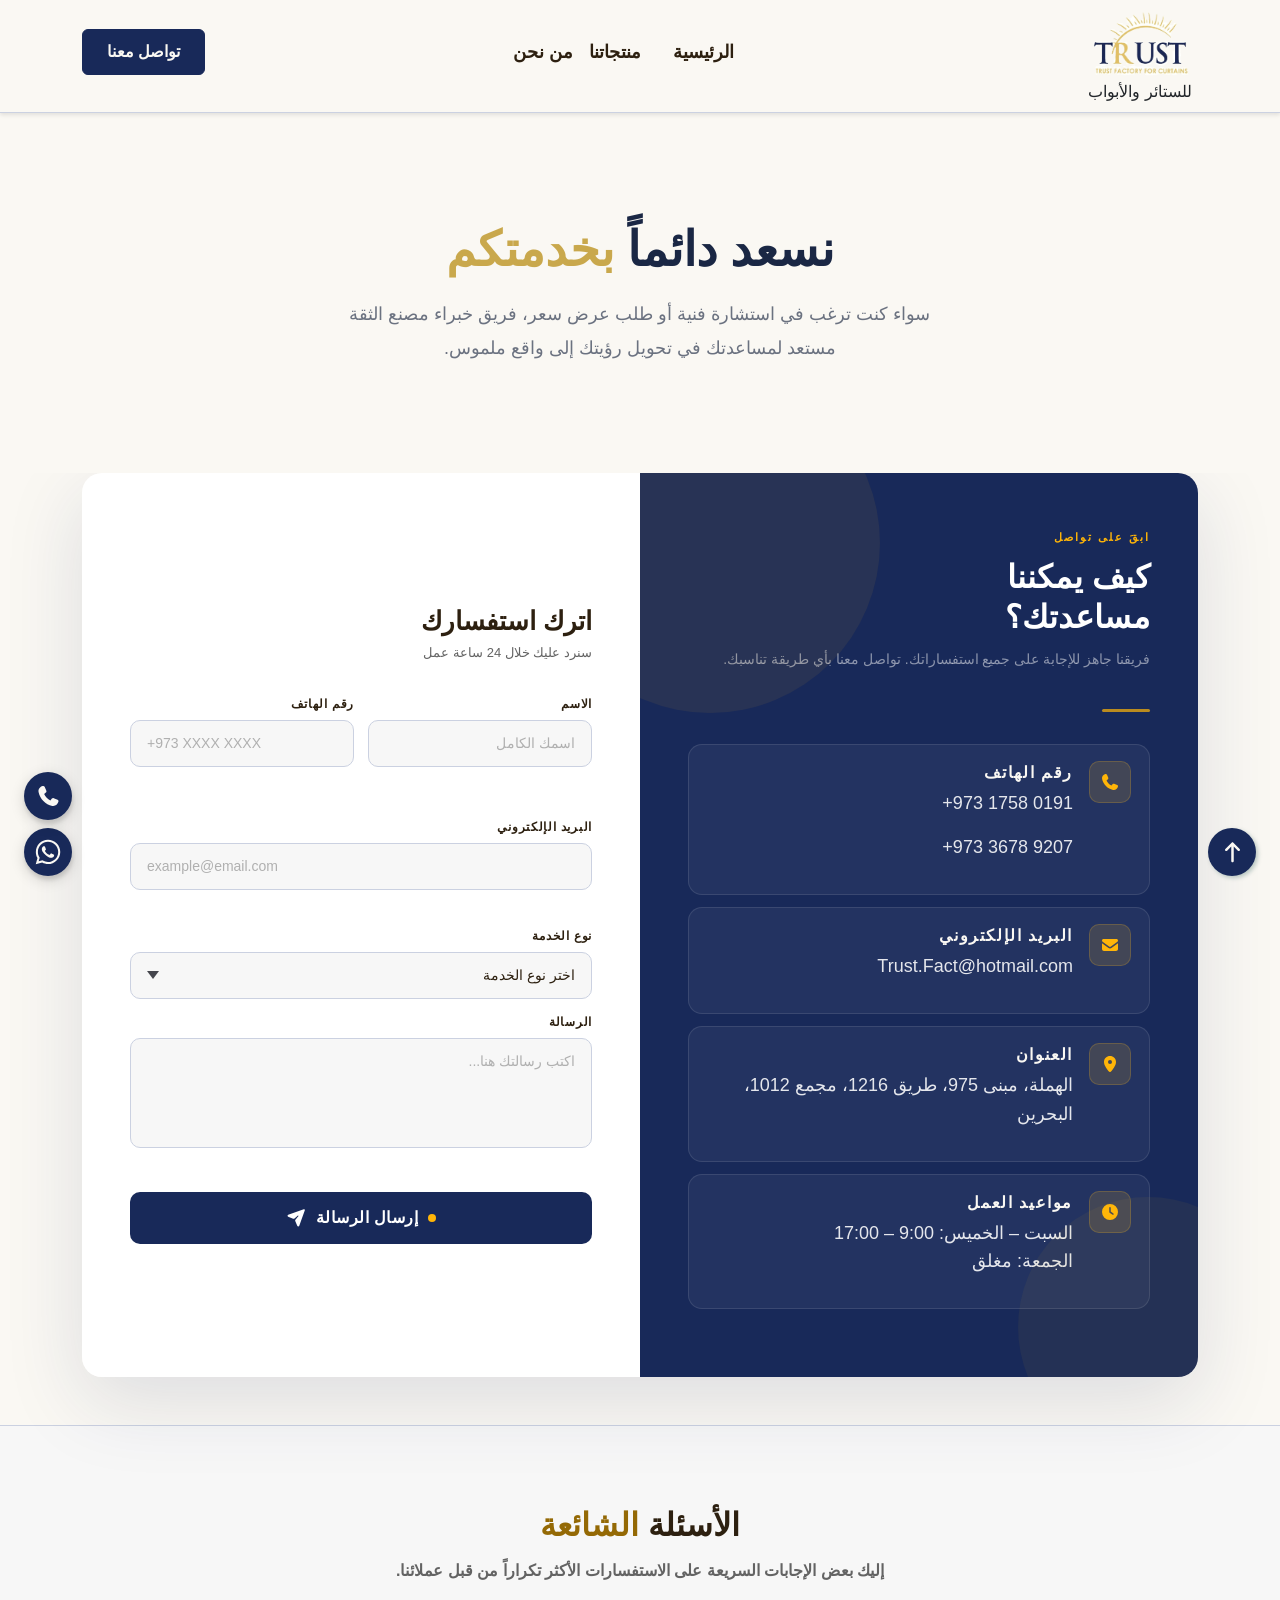
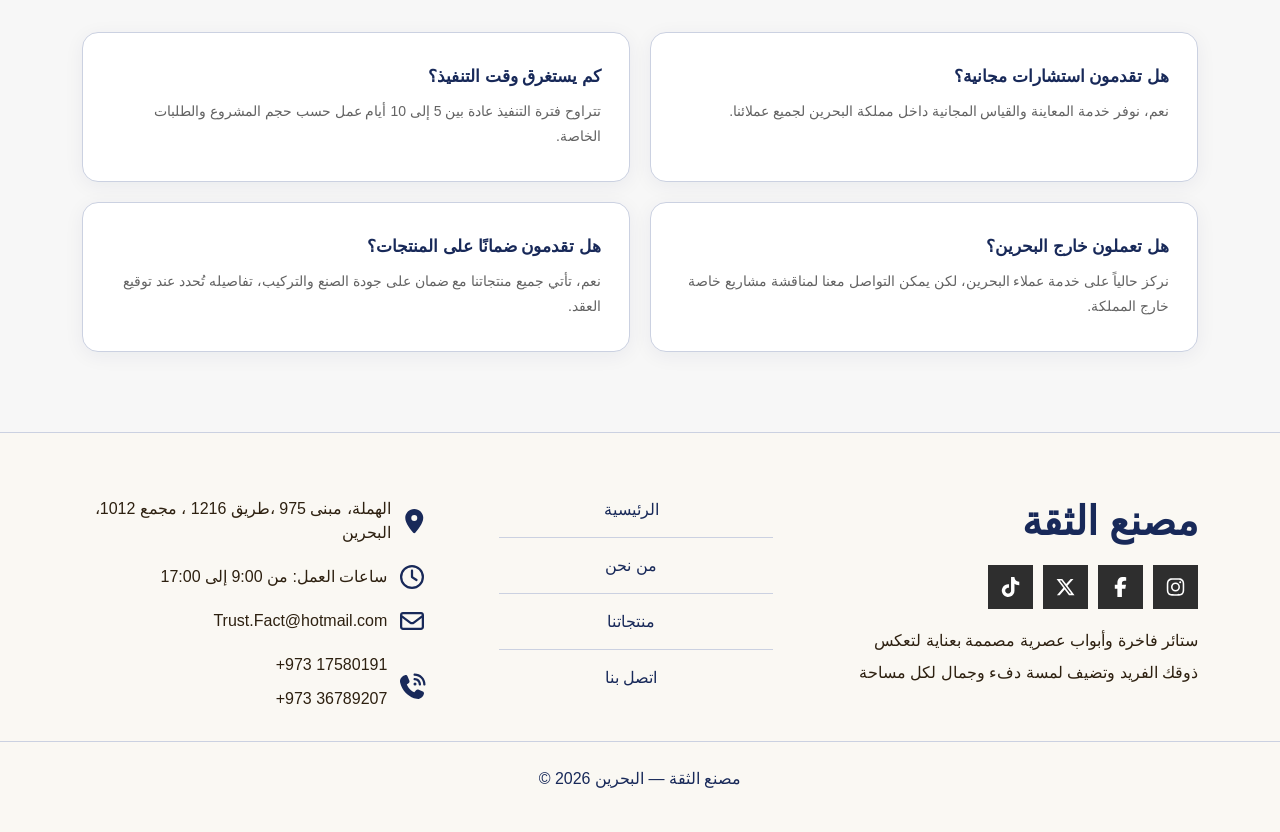
<file: contact.html>
<!doctype html>
<html lang="ar" dir="rtl">

<head>
  <meta charset="UTF-8" />
  <meta name="viewport" content="width=device-width, initial-scale=1.0" />
  <meta http-equiv="Content-Security-Policy"
    content="default-src 'self'; script-src 'self' 'sha256-vvt4KWwuNr51XfE5m+hzeNEGhiOfZzG97ccfqGsPwvE=' 'sha256-7Y6uruadyUuhcGLX1ZdpZkP2QaiASGEqF8HDzQNpqH4='; style-src 'self' https://fonts.googleapis.com 'unsafe-inline'; font-src 'self' https://fonts.gstatic.com; img-src 'self' data:; connect-src 'self';" />
  <title>تواصل معنا - مصنع الثقة</title>
  <meta name="description"
    content="تواصل مع مصنع الثقة للحصول على استشارة مجانية وعرض سعر. الهملة، البحرين — +973 17580191" />

  <meta property="og:site_name" content="مصنع الثقة" />
  <meta property="og:type" content="website" />
  <meta property="og:url" content="https://trust-co.net/contact.html" />
  <meta property="og:title" content="تواصل معنا - مصنع الثقة" />
  <meta property="og:description"
    content="تواصل مع مصنع الثقة للحصول على استشارة مجانية وعرض سعر. الهملة، البحرين — +973 17580191" />
  <meta property="og:image" content="https://trust-co.net/images/og-image.webp" />
  <meta property="og:image:width" content="1200" />
  <meta property="og:image:height" content="630" />
  <meta property="og:locale" content="ar_BH" />

  <link rel="canonical" href="https://trust-co.net/contact.html" />

  <link rel="icon" href="./images/logo.png" type="image/png" />

  <link rel="stylesheet" href="./CSS/bootstrap.min.css" />
  <link rel="stylesheet" href="./CSS/all.min.css" />
  <link rel="stylesheet" href="./CSS/style.css" />
  <link rel="stylesheet" href="./CSS/contact.css" />

  <link rel="preconnect" href="https://fonts.googleapis.com" />
  <link rel="preconnect" href="https://fonts.gstatic.com" crossorigin />
  <link
    href="https://fonts.googleapis.com/css2?family=Cairo:wght@200..1000&family=El+Messiri:wght@400..700&family=Tajawal:wght@200;300;400;500;700;800;900&display=swap"
    rel="stylesheet" />

  <script type="application/ld+json">
      {
        "@context": "https://schema.org",
        "@graph": [
          {
            "@type": "ContactPage",
            "@id": "https://trust-co.net/contact.html#webpage",
            "url": "https://trust-co.net/contact.html",
            "name": "تواصل معنا - مصنع الثقة",
            "description": "تواصل مع مصنع الثقة للحصول على استشارة مجانية وعرض سعر. الهملة، البحرين — +973 17580191",
            "inLanguage": "ar",
            "isPartOf": {
              "@type": "WebSite",
              "@id": "https://trust-co.net/#website",
              "url": "https://trust-co.net/",
              "name": "مصنع الثقة للستائر والأبواب"
            },
            "breadcrumb": {
              "@type": "BreadcrumbList",
              "@id": "https://trust-co.net/contact.html#breadcrumb",
              "itemListElement": [
                {
                  "@type": "ListItem",
                  "position": 1,
                  "name": "الرئيسية",
                  "item": "https://trust-co.net/index.html"
                },
                {
                  "@type": "ListItem",
                  "position": 2,
                  "name": "تواصل معنا",
                  "item": "https://trust-co.net/contact.html"
                }
              ]
            },
            "mainEntity": {
              "@type": ["LocalBusiness", "ManufacturingBusiness"],
              "@id": "https://trust-co.net/#organization",
              "name": "مصنع الثقة للستائر والأبواب",
              "url": "https://trust-co.net/",
              "telephone": "+973 1758 0191",
              "email": "Trust.Fact@hotmail.com",
              "address": {
                "@type": "PostalAddress",
                "streetAddress": "Building 975, Road 1216, Block 1012",
                "addressLocality": "Hamala",
                "addressRegion": "Northern Governorate",
                "addressCountry": "BH"
              }
            }
          }
        ]
      }
    </script>
</head>

<body>
  <nav class="navbar navbar-expand-lg" id="mainNavbar">
    <div class="container">
      <div class="logo-box">
        <a class="navbar-brand" href="index.html">
          <img src="./images/logo.png" alt="مصنع الثقة" width="601" height="362" /></a>
        <span class="d-block text-center"> للستائر والأبواب </span>
      </div>

      <button class="navbar-toggler" type="button" data-bs-toggle="collapse" data-bs-target="#navbarSupportedContent"
        aria-controls="navbarSupportedContent" aria-expanded="false" aria-label="Toggle navigation">
        <span class="navbar-toggler-icon"></span>
      </button>

      <div class="collapse navbar-collapse" id="navbarSupportedContent">
        <ul class="navbar-nav mx-auto mb-2 mb-lg-0">
          <li class="nav-item ms-3">
            <a class="nav-link" aria-current="page" href="index.html">
              الرئيسية
            </a>
          </li>

          <li class="nav-item">
            <a class="nav-link" href="services.html"> منتجاتنا </a>
          </li>

          <li class="nav-item">
            <a class="nav-link" href="about.html"> من نحن </a>
          </li>
        </ul>

        <a href="contact.html" class="btn btn-primary mx-auto mx-lg-0">
          تواصل معنا
        </a>
      </div>
    </div>
  </nav>

  <main>
    <section class="contact-section">
      <div class="container py-5">
        <div class="section-content text-center mx-auto">
          <h2>نسعد دائماً <span>بخدمتكم</span></h2>
          <p>
            سواء كنت ترغب في استشارة فنية أو طلب عرض سعر، فريق خبراء مصنع
            الثقة مستعد لمساعدتك في تحويل رؤيتك إلى واقع ملموس.
          </p>
        </div>
      </div>
    </section>


    <section class="container pb-5 d-flex align-items-center">
      <div class="contact-wrapper">

        <div class="info-side">
          <p class="info-eyebrow">ابقَ على تواصل</p>
          <h2 class="info-heading">كيف يمكننا<br />مساعدتك؟</h2>
          <p class="info-sub">
            فريقنا جاهز للإجابة على جميع استفساراتك. تواصل معنا بأي طريقة
            تناسبك.
          </p>
          <div class="info-divider"></div>

          <div class="info-card">
            <div class="info-icon-wrap">
              <i class="fa-solid fa-phone"></i>
            </div>
            <div>
              <p class="info-card-label">رقم الهاتف</p>
              <p class="info-card-value" dir="ltr">+973 1758 0191</p>
              <p class="info-card-value" dir="ltr">+973 3678 9207</p>
            </div>
          </div>

          <div class="info-card">
            <div class="info-icon-wrap">
              <i class="fa-solid fa-envelope"></i>
            </div>
            <div>
              <p class="info-card-label">البريد الإلكتروني</p>
              <p class="info-card-value">Trust.Fact@hotmail.com</p>
            </div>
          </div>

          <div class="info-card">
            <div class="info-icon-wrap">
              <i class="fa-solid fa-location-dot"></i>
            </div>
            <div>
              <p class="info-card-label">العنوان</p>
              <p class="info-card-value">
                الهملة، مبنى 975، طريق 1216، مجمع 1012، البحرين
              </p>
            </div>
          </div>

          <div class="info-card">
            <div class="info-icon-wrap">
              <i class="fa-solid fa-clock"></i>
            </div>
            <div>
              <p class="info-card-label">مواعيد العمل</p>
              <p class="info-card-value">
                السبت – الخميس: 9:00 – 17:00<br />الجمعة: مغلق
              </p>
            </div>
          </div>
        </div>

        <div class="form-side">
          <h3 class="form-heading">اترك استفسارك</h3>
          <p class="form-sub">سنرد عليك خلال 24 ساعة عمل</p>

          <form id="contact-form" novalidate autocomplete="on">
            <div id="form-alert"></div>

            <div aria-hidden="true" class="honeypot">
              <label for="website-url">اتركه فارغًا</label>
              <input type="text" id="website-url" name="website_url" tabindex="-1" autocomplete="off" />
            </div>

            <div class="field-row">
              <div class="field-group">
                <label for="sender-name">الاسم</label>
                <input id="sender-name" name="from_name" type="text" placeholder="اسمك الكامل" required minlength="2"
                  maxlength="100" autocomplete="name" />
                <span class="field-error" id="error-name"></span>
              </div>
              <div class="field-group">
                <label for="sender-phone">رقم الهاتف</label>
                <input id="sender-phone" name="from_phone" type="tel" placeholder="+973 XXXX XXXX" maxlength="20"
                  autocomplete="tel" dir="ltr" />
                <span class="field-error" id="error-phone"></span>
              </div>
            </div>

            <div class="field-group">
              <label for="sender-email">البريد الإلكتروني</label>
              <input id="sender-email" name="from_email" type="email" placeholder="example@email.com" required
                maxlength="254" autocomplete="email" dir="ltr" />
              <span class="field-error" id="error-email"></span>
            </div>

            <div class="field-group">
              <label for="sender-service">نوع الخدمة</label>
              <select id="sender-service" name="service">
                <option value="" disabled selected>اختر نوع الخدمة</option>
                <option>تركيب ستائر جديدة</option>
                <option>تصميم أبواب أكورديون</option>
                <option>استشارة فنية / زيارة موقع</option>
                <option>صيانة</option>
                <option>أخرى</option>
              </select>
            </div>

            <div class="field-group">
              <label for="sender-message">الرسالة</label>
              <textarea id="sender-message" name="message" placeholder="اكتب رسالتك هنا..." required minlength="10"
                maxlength="2000"></textarea>
              <span class="field-error" id="error-message"></span>
            </div>

            <button id="btn-send" class="btn-send" type="submit">
              <span class="btn-dot"></span>
              إرسال الرسالة
              <i class="fa-solid fa-paper-plane"></i>
            </button>
          </form>
        </div>
      </div>
    </section>
  </main>

  <section class="faq-section">
    <div class="container">
      <div class="faq-header">
        <h2>الأسئلة <span>الشائعة</span></h2>
        <p>
          إليك بعض الإجابات السريعة على الاستفسارات الأكثر تكراراً من قبل
          عملائنا.
        </p>
      </div>
      <div class="faq-grid">
        <div class="faq-card">
          <h4>هل تقدمون استشارات مجانية؟</h4>
          <p>
            نعم، نوفر خدمة المعاينة والقياس المجانية داخل مملكة البحرين لجميع
            عملائنا.
          </p>
        </div>
        <div class="faq-card">
          <h4>كم يستغرق وقت التنفيذ؟</h4>
          <p>
            تتراوح فترة التنفيذ عادة بين 5 إلى 10 أيام عمل حسب حجم المشروع
            والطلبات الخاصة.
          </p>
        </div>
        <div class="faq-card">
          <h4>هل تعملون خارج البحرين؟</h4>
          <p>
            نركز حالياً على خدمة عملاء البحرين، لكن يمكن التواصل معنا لمناقشة
            مشاريع خاصة خارج المملكة.
          </p>
        </div>
        <div class="faq-card">
          <h4>هل تقدمون ضمانًا على المنتجات؟</h4>
          <p>
            نعم، تأتي جميع منتجاتنا مع ضمان على جودة الصنع والتركيب، تفاصيله
            تُحدد عند توقيع العقد.
          </p>
        </div>
      </div>
    </div>
  </section>

  <footer id="footer">
    <div class="container">
      <div class="box">
        <h3>مصنع الثقة</h3>

        <ul class="social">
          <li class="instagram">
            <a href="https://www.instagram.com/trust_factory?igsh=MW9wdTk3YXZhNHdtbA==" class="instagram"
              aria-label="Instagram" target="_blank" rel="noopener noreferrer">
              <i class="fab fa-instagram" aria-hidden="true"></i>
            </a>
          </li>
          <li class="facebook">
            <a href="#" class="facebook" aria-label="Facebook" target="_blank" rel="noopener noreferrer">
              <i class="fab fa-facebook-f" aria-hidden="true"></i>
            </a>
          </li>
          <li class="twitter">
            <a href="#" class="twitter" aria-label="X (Twitter)" target="_blank" rel="noopener noreferrer">
              <i class="fab fa-x-twitter" aria-hidden="true"></i>
            </a>
          </li>
          <li class="tiktok">
            <a href="#" class="tiktok" aria-label="tiktok" target="_blank" rel="noopener noreferrer">
              <i class="fab fa-tiktok" aria-hidden="true"></i>
            </a>
          </li>
        </ul>

        <p class="text">
          ستائر فاخرة وأبواب عصرية مصممة بعناية لتعكس ذوقك الفريد وتضيف لمسة
          دفء وجمال لكل مساحة
        </p>
      </div>

      <div class="box">
        <ul class="links">
          <li><a href="index.html">الرئيسية</a></li>
          <li><a href="about.html">من نحن</a></li>
          <li><a href="services.html">منتجاتنا</a></li>
          <li><a href="contact.html">اتصل بنا</a></li>
        </ul>
      </div>

      <div class="box">
        <div class="line">
          <i class="fas fa-map-marker-alt fa-fw"></i>
          <div class="info">
            الهملة، مبنى 975 ،طريق 1216 ، مجمع 1012، البحرين
          </div>
        </div>

        <div class="line">
          <i class="far fa-clock fa-fw"></i>
          <div class="info">ساعات العمل: من 9:00 إلى 17:00</div>
        </div>
        <div class="line">
          <i class="far fa-envelope fa-fw"></i>
          <div class="info">Trust.Fact@hotmail.com</div>
        </div>

        <div class="line">
          <i class="fas fa-phone-volume fa-fw"></i>
          <div class="info">
            <span dir="ltr">+973 17580191</span>
            <span dir="ltr">+973 36789207</span>
          </div>
        </div>
      </div>
    </div>
    <p class="copyright">
      مصنع الثقة — البحرين <span id="copyright-year">2026</span> &copy;
    </p>
  </footer>

  <div>
    <a id="whatsapp-btn" target="_blank" rel="noopener noreferrer" class="btn btn-sm whatsapp contact"
      aria-label="تواصل عبر واتساب">
      <i class="fa-brands fa-whatsapp"></i>
    </a>
    <a href="tel:+97317580191" class="btn btn-sm phone contact" aria-label="اتصل بنا">
      <i class="fa-solid fa-phone"></i>
    </a>
  </div>

  <div class="arrow-up">
    <a href="#mainNavbar" aria-label="Back to top">
      <i class="fa-solid fa-arrow-up" aria-hidden="true"></i>
    </a>
  </div>

  <script src="./JS/bootstrap.bundle.min.js"></script>
  <script src="./JS/all.min.js"></script>
  <script src="./JS/main.js"></script>
  <script src="./JS/email.js"></script>
</body>

</html>
</file>
<file: CSS/style.css>
@font-face {
  font-family: "Font Awesome 7 Brands";
  font-display: swap;
  src: url(../webfonts/fa-brands-400.woff2);
}

@font-face {
  font-family: "Font Awesome 7 Free";
  font-style: normal;
  font-weight: 400;
  font-display: swap;
  src: url(../webfonts/fa-regular-400.woff2);
}

@font-face {
  font-family: "Font Awesome 7 Free";
  font-style: normal;
  font-weight: 900;
  font-display: swap;
  src: url(../webfonts/fa-solid-900.woff2);
}

@font-face {
  font-family: "Font Awesome 5 Brands";
  font-weight: 400;
  font-display: swap;
  src: url(../webfonts/fa-brands-400.woff2) format("woff2");
}

@font-face {
  font-family: "Font Awesome 5 Free";
  font-weight: 900;
  font-display: swap;
  src: url(../webfonts/fa-solid-900.woff2) format("woff2");
}

@font-face {
  font-family: "Font Awesome 5 Free";
  font-weight: 400;
  font-display: swap;
  src: url(../webfonts/fa-regular-400.woff2) format("woff2");
}

@font-face {
  font-family: "FontAwesome";
  font-display: swap;
  src: url(../webfonts/fa-solid-900.woff2) format("woff2");
}

:root {
  --text: #2d2010;
  --section-color: #eae0cf;
  --primary-color: #182959;
  --secondary-color: #ffb508;
  --text-light: #636363;
  --border-color: #cbd1e1;
  --bg-light: #f7f7f7;
  --main-transition: 0.3s;
  --bg: #ececec;
  --text-dark: #1a1a1a;
  --text-soft: #999;
  --radius: 20px;
  --transition: 0.75s cubic-bezier(0.34, 1.15, 0.64, 1);
  --dark-navy: #1a2744;
  --gold: #c9a84c;
  --gold-light: #e8c97a;
  --cream: #faf8f3;
  --white: #ffffff;
  --gray: #6b7280;
  --light-gray: #f5f4f0;
}
* {
  -webkit-box-sizing: border-box;
  -moz-box-sizing: border-box;
  box-sizing: border-box;
}

html {
  scroll-behavior: smooth;
  overflow-x: hidden;
}

::selection {
  background-color: var(--primary-color);
  color: var(--cream);
}

::-webkit-scrollbar {
  width: 6px;
}

::-webkit-scrollbar-track {
  background: var(--dark-navy);
}

::-webkit-scrollbar-thumb {
  background: var(--gold);
}

body {
  background-color: var(--cream);
  direction: rtl;
  text-align: right;
  font-family: "Tajawal", Arial, sans-serif;
  overflow-x: hidden;
  caret-color: var(--primary-color);
  min-height: 100vh;
}

h1 {
  font-family: "Cairo", sans-serif;
}

input:focus {
  box-shadow: none !important;
}

ul {
  list-style: none;
}

a {
  text-decoration: none;
}

img {
  width: 100%;
  height: auto;
}

.spikes {
  position: relative;
}

.spikes::before {
  content: "";
  position: absolute;
  right: 0px;
  left: 0px;
  top: 0px;
  display: block;
  height: 80px;
  background-size: 32px 100%;
  background-image:
    linear-gradient(225deg, var(--primary-color) 25%, transparent 25%),
    linear-gradient(135deg, var(--primary-color) 25%, transparent 25%);
  background-position: 0px 0px;
  z-index: 1;
}

.navbar {
  --bs-navbar-padding-y: 0;
  padding-bottom: 0.5rem;
  background-color: var(--cream);
  box-shadow: 0 2px 4px rgba(0, 0, 0, 0.1);
  border-bottom: 1px solid var(--border-color);
  z-index: 1000;
}

.logo-box {
  margin-top: -1.25rem;
}

.navbar-brand img {
  display: block;
  height: 70px;
  width: auto;
}

.nav-link {
  color: var(--text);
  font-size: 1.125rem;
  font-weight: 600;
  transition: var(--main-transition);
  position: relative;
}

.nav-item a:hover {
  color: var(--primary-color) !important;
}

.nav-link::before {
  content: "";
  position: absolute;
  display: block;
  width: 0;
  height: 2px;
  bottom: 0px;
  left: 50%;
  transform: translateX(-50%);
  background-color: var(--primary-color);
  transition: var(--main-transition);
}

.nav-link:hover::before {
  width: calc(100% - 16px);
}

.nav-link.active {
  color: var(--primary-color) !important;
}

.nav-link.active::before {
  content: "";
  position: absolute;
  display: block;
  width: calc(100% - 16px);
  height: 2px;
  bottom: 0px;
  left: 50%;
  transform: translateX(-50%);
  background-color: var(--primary-color);
}

@media (max-width: 991.98px) {
  .navbar .navbar-nav {
    padding: 1rem;
    text-align: center;
    border-top: 1px solid var(--border-color);
    margin-top: 16px;
  }

  .navbar .nav-link {
    margin-bottom: 0.5rem;
  }

  .nav-link.active::before {
    width: 100%;
  }
}

.btn-primary {
  background-color: var(--primary-color) !important;
  border-color: var(--primary-color) !important;
  transition: var(--main-transition);
  font-weight: 600;
  color: var(--cream) !important;
  min-height: 44px;
  min-width: 44px;
  transition: var(--main-transition);
  align-items: center;
  justify-content: center;
  padding: 0.625rem 1.5rem;
  display: inline-flex;
}
@media (max-width: 991.98px) {
  .btn-primary {
    display: block;
    margin-bottom: 16px;
  }
}
.btn-primary:hover {
  background-color: transparent !important;
  color: var(--primary-color) !important;
  border-color: var(--primary-color) !important;
  opacity: 0.8;
}

.contact {
  display: flex;
  align-items: center;
  justify-content: center;
  position: fixed;
  bottom: 1.5rem;
  left: 1.5rem;
  font-size: 1.25rem;
  width: 3rem;
  height: 3rem;
  background-color: var(--primary-color);
  color: var(--cream);
  transition: var(--main-transition);
  border-radius: 50%;
  box-shadow:
    0px 4px 14px 1px rgb(0 0 0 / 13%),
    1px 4px 4px 0px rgb(0 0 0 / 12%);
  z-index: 10000;
}

.contact a {
  color: inherit;
  display: flex;
  align-items: center;
  justify-content: center;
  gap: 4px;
}

.contact:hover {
  background-color: var(--secondary-color) !important;
  color: var(--cream);
  border: 1px solid var(--secondary-color);
  box-shadow:
    0px 4px 14px 1px rgb(0 0 0 / 13%),
    1px 4px 4px 0px rgb(0 0 0 / 12%);
}

.whatsapp {
  bottom: 1.5rem;
  font-size: 1.75rem;
}

.phone {
  bottom: 5rem;
}

@media (max-width: 767.98px) {
  .contact {
    left: 1rem;
  }
}

.arrow-up {
  display: flex;
  align-items: center;
  justify-content: center;
  position: fixed;
  bottom: 1.5rem;
  right: 1.5rem;
  font-size: 1.25rem;
  width: 3rem;
  height: 3rem;
  background-color: var(--primary-color);
  color: var(--cream);
  transition: var(--main-transition);
  border-radius: 50%;
  box-shadow: 2px 2px 4px 0 #49716b5c;
  z-index: 10000;
}

.arrow-up a {
  color: var(--cream);
  display: flex;
  justify-content: center;
  align-items: center;
}

.arrow-up:hover {
  background-color: var(--secondary-color) !important;
  color: var(--cream);
  border: 1px solid var(--secondary-color);
  box-shadow:
    0px 4px 14px 1px rgb(0 0 0 / 13%),
    1px 4px 4px 0px rgb(0 0 0 / 12%);
}

.hero-split {
  display: grid;
  grid-template-columns: 1fr 1fr;
  max-height: fit-content;
  background: var(--cream);

  overflow: hidden;
  position: relative;
  padding: 2rem 0;
}

.hero-split::before {
  display: none;
}

.hero-text-panel {
  display: flex;
  flex-direction: column;
  justify-content: center;

  position: relative;
}

.hero-eyebrow {
  display: inline-flex;
  align-items: center;
  gap: 8px;
  background: var(--primary-color);

  color: var(--cream);
  border: none;
  border-radius: 999px;
  padding: 0.35rem 1.1rem;
  font-size: 0.875rem;
  font-weight: 600;
  width: fit-content;
  margin-bottom: 1.75rem;
  animation: fadeSlideIn 0.7s ease both;
}

.hero-eyebrow i {
  color: var(--secondary-color);
}

.hero-heading {
  font-family: "El Messiri", "Cairo", sans-serif;
  font-size: clamp(2.4rem, 4vw, 3.8rem);
  font-weight: 700;
  color: var(--primary-color);

  line-height: 1.2;
  margin-bottom: 0;
  animation: fadeSlideIn 0.7s 0.12s ease both;
}

.hero-heading em {
  font-style: normal;
  color: var(--secondary-color);

  display: block;
}

.hero-heading::after {
  content: "";
  display: block;
  width: 52px;
  height: 4px;
  background: var(--secondary-color);
  border-radius: 2px;
  margin-top: 1rem;
  margin-bottom: 1.5rem;
}

.hero-desc {
  color: var(--text-light);

  font-size: 1.125rem;
  line-height: 1.9;
  font-weight: 500;
  max-width: 460px;
  margin-bottom: 2rem;
  animation: fadeSlideIn 0.7s 0.22s ease both;
}

.hero-actions {
  display: flex;
  align-items: center;
  gap: 1rem;
  flex-wrap: wrap;
  margin-bottom: 2.5rem;
  animation: fadeSlideIn 0.7s 0.32s ease both;
}

.hero-actions .hero-btn {
  background-color: var(--primary-color) !important;
  border-color: var(--primary-color) !important;
  color: var(--cream) !important;
  border-radius: 8px;
  padding: 0.6rem 1.4rem;
  font-size: 1rem;
  font-weight: 600;
  box-shadow: 0 4px 14px rgba(24, 41, 89, 0.2);
  margin: 0;
}

.hero-actions .hero-btn:hover {
  background-color: var(--dark-navy) !important;
  border-color: var(--dark-navy) !important;
  box-shadow: 0 6px 20px rgba(24, 41, 89, 0.35);
}

.hero-link {
  display: inline-flex;
  align-items: center;
  gap: 6px;
  padding: 0.6rem 1.4rem;
  border: 1.5px solid var(--primary-color);
  border-radius: 8px;
  color: var(--primary-color);
  font-weight: 600;
  font-size: 1rem;
  text-decoration: none;
  transition: var(--main-transition);
  opacity: 1;
}

.hero-link:hover {
  background-color: var(--primary-color);
  color: var(--cream);
}

.hero-stats {
  display: flex;
  align-items: center;
  gap: 1.5rem;
  animation: fadeSlideIn 0.7s 0.42s ease both;
}

.hero-stat {
  display: flex;
  flex-direction: column;
  gap: 4px;
}

.hero-stat-num {
  font-family: "Cairo", sans-serif;
  font-size: 1.75rem;
  font-weight: 800;
  color: var(--primary-color);

  line-height: 1;
}

.hero-stat-label {
  font-size: 0.8rem;
  color: var(--text-light);

  font-weight: 500;
}

.hero-stat-divider {
  width: 1px;
  height: 40px;
  background: var(--border-color);
  flex-shrink: 0;
}

.hero-visual-panel {
  display: flex;
  align-items: center;
  justify-content: center;
  position: relative;
  background: var(--cream);
}

.hero-visual-panel::before {
  display: none;
}

.hero-orbit-wrap {
  position: relative;
  width: 400px;
  height: 480px;
  max-width: 90%;
}

.hero-img-ring {
  position: absolute;
  inset: 50px 30px;
  border-radius: 24px;

  overflow: hidden;
  background: var(--dark-navy);
  border: none;
  box-shadow: 0 24px 64px rgba(24, 41, 89, 0.25);
  animation: heroImgIn 0.9s 0.3s cubic-bezier(0.34, 1.15, 0.64, 1) both;
}

@media (min-width: 767px) and (max-width: 991.98px) {
  .hero-img-ring {
    inset: 36px -118px;
  }
}

@media (max-width: 767.98px) {
  .hero-img-ring {
    inset: 24px -70px;
  }
}

.hero-center-img {
  width: 100%;
  height: 100%;
  object-fit: cover;
  display: block;
  opacity: 0.88;
  transition:
    transform 6s ease,
    opacity 0.3s;
}

.hero-orbit-wrap:hover .hero-center-img {
  transform: scale(1.05);
  opacity: 1;
}

.hero-deco-ring {
  display: none;
}

.hero-float {
  position: absolute;
  display: flex;
  align-items: flex-start;
  gap: 10px;
  background: #ffffffd1;
  border: none;
  border-radius: 14px;
  padding: 0.65rem 1rem;
  white-space: nowrap;
  color: var(--primary-color);
  font-size: 0.82rem;
  font-weight: 700;
  box-shadow: 0 6px 24px rgba(0, 0, 0, 0.1);
  flex-direction: column;
  min-width: 120px;
  backdrop-filter: none;
  -webkit-backdrop-filter: none;
}

.hero-float span {
  display: block;
  font-size: 0.7rem;
  font-weight: 400;
  color: var(--text);
  margin-top: 2px;
}

.hero-float i {
  color: var(--primary-color);
  font-size: 1rem;
  background: var(--light-gray);
  border-radius: 8px;
  padding: 6px;
}

.hero-float--top-right {
  top: 2%;
  left: -9%;
  animation: floatA 4s ease-in-out infinite;
}

.hero-float--top-left {
  top: 5%;
  right: -18%;
  animation: floatB 4.5s ease-in-out infinite;
}

.hero-float--bottom-right {
  bottom: 2%;
  left: -12%;
  animation: floatA 5s ease-in-out infinite 0.5s;
}

.hero-float--bottom-left {
  bottom: 5%;
  right: -18%;
  animation: floatB 3.8s ease-in-out infinite 1s;
}

.hero-float--mid-left {
  top: 45%;
  left: -15%;
  animation: floatA 4.2s ease-in-out infinite 0.8s;
}

@media (min-width: 767px) and (max-width: 991.98px) {
  .hero-float--top-left {
    top: -3%;
    right: -65%;
  }

  .hero-float--top-right {
    left: -67%;
  }

  .hero-float--mid-left {
    left: -70%;
  }

  .hero-float--bottom-left {
    bottom: -3%;
    right: -40%;
  }

  .hero-float--bottom-right {
    bottom: -9%;
  }
}

@media (max-width: 767.98px) {
  .hero-float--top-left {
    top: -10%;
    right: -35%;
  }

  .hero-float--top-right {
    top: -8%;
    left: -37%;
  }

  .hero-float--mid-left {
    left: -40%;
  }

  .hero-float--bottom-left {
    bottom: -12%;
    right: -40%;
  }

  .hero-float--bottom-right {
    bottom: -15%;
  }
}

.hero-float > div {
  display: flex;
  flex-direction: column;
  gap: 2px;
}

.hero-float strong {
  font-size: 0.82rem;
  font-weight: 700;
  color: var(--primary-color);
  display: block;
}

.hero-float span {
  display: block;
  font-size: 0.7rem;
  font-weight: 400;
  color: var(--text);
}

@keyframes fadeSlideIn {
  from {
    opacity: 0;
    transform: translateY(22px);
  }

  to {
    opacity: 1;
    transform: translateY(0);
  }
}

@keyframes heroImgIn {
  from {
    opacity: 0;
    transform: scale(0.88);
  }

  to {
    opacity: 1;
    transform: scale(1);
  }
}

@keyframes spinRing {
  to {
    transform: rotate(360deg);
  }
}

@keyframes floatA {
  0%,
  100% {
    transform: translateY(0px);
  }

  50% {
    transform: translateY(-8px);
  }
}

@keyframes floatB {
  0%,
  100% {
    transform: translateY(0px);
  }

  50% {
    transform: translateY(8px);
  }
}

@media (max-width: 991.98px) {
  .hero-split {
    grid-template-columns: 1fr;
    min-height: auto;
  }

  .hero-text-panel {
    padding: 4rem 2rem 2.5rem;
    text-align: center;
    align-items: center;
  }

  .hero-heading::after {
    margin-left: auto;
    margin-right: auto;
  }

  .hero-desc {
    max-width: 100%;
  }

  .hero-stats {
    justify-content: center;
  }

  .hero-actions {
    justify-content: center;
  }

  .hero-visual-panel {
    padding: 2rem 2rem 4rem;
  }

  .hero-orbit-wrap {
    width: 300px;
    height: 360px;
  }
}

@media (max-width: 575.98px) {
  .hero-text-panel {
    padding: 3rem 1.25rem;
  }

  .hero-orbit-wrap {
    width: 240px;
    height: 290px;
  }

  .hero-float {
    font-size: 0.72rem;
    padding: 0.5rem 0.75rem;
    min-width: 100px;
  }

  .hero-stats {
    gap: 1rem;
  }

  .hero-stat-num {
    font-size: 1.4rem;
  }
}

@media (max-width: 575.98px) {
  .hero-float--top-right {
    left: -30%;
  }

  .hero-float--mid-left {
    left: -30%;
  }

  .hero-float--bottom-left {
    right: -30%;
  }

  .hero-float--top-left {
    right: -31%;
  }
}

.carousel-item {
  width: 100%;
  overflow: hidden;
}

.carousel-item img {
  width: 100%;
  height: 550px;
  object-fit: cover;
  display: block;
}

.carousel-item .badge {
  background-color: var(--primary-color);
  box-shadow: 1px 4px 4px 0px rgb(0 0 0 / 12%);
  border-radius: 25px;
  padding: 0.5rem 1rem;
}

.carousel-item .line {
  background-color: rgb(39 57 106 / 75%);
  padding: 2rem 1rem;
  width: fit-content;
  margin: auto;
  box-shadow:
    1px 4px 4px 0px rgb(0 0 0 / 12%),
    0px 4px 14px 1px rgb(0 0 0 / 13%);
}

@media (max-width: 767.98px) {
  .carousel-item .line {
    padding: 1rem 0.5rem;
  }
}

.carousel-item .carousel-caption {
  top: 50%;
  transform: translateY(-50%);
  margin: auto;
}

.carousel-item h5 {
  font-size: 2rem;
  font-weight: 700;
  margin-bottom: 1.5rem;
}

@media (max-width: 991.98px) {
  .carousel-item h5 {
    font-size: 1.75rem;
  }
}

@media (max-width: 767.98px) {
  .carousel-item h5 {
    font-size: 1.5rem;
  }
}

@media (max-width: 599.98px) {
  .carousel-item h5 {
    font-size: 1.25rem;
  }
}

.carousel-item p {
  font-weight: 500;
  width: 450px;
  margin: auto;
  font-size: 1.125rem;
}

@media (max-width: 991.98px) {
  .carousel-item p {
    font-size: 1rem;
  }
}

@media (max-width: 767.98px) {
  .carousel-item p {
    width: 100%;
    font-size: 0.875rem;
  }
}

.hero-btn {
  display: flex;
  align-items: center;
  justify-content: center;
  width: fit-content;
  margin: 1.5rem auto;
  padding: 0.5rem 0.75rem;
  font-size: 1.125rem;
  font-weight: 500;
  background-color: var(--secondary-color) !important;
  border-color: var(--secondary-color) !important;
  transition: var(--main-transition);
  color: var(--primary-color);
  border-radius: 25px;
  box-shadow:
    1px 4px 4px 0px rgb(0 0 0 / 12%),
    0px 4px 14px 1px rgb(0 0 0 / 13%);
}

@media (max-width: 991.98px) {
  .hero-btn {
    font-size: 1rem;
  }
}

@media (max-width: 767.98px) {
  .hero-btn {
    font-size: 0.875rem;
    margin: 1rem auto;
  }
}

.hero-btn .svg-inline--fa {
  margin-right: 0.25rem;
  animation: bouncing-arrow 1.5s infinite;
}

.hero-btn:hover {
  box-shadow: 0 8px 24px rgba(249, 183, 31, 0.568);
}

.carousel-control {
  background-color: rgb(249, 183, 31);
  border-radius: 50%;
  height: 40px;
  width: 40px;
  margin: auto 2rem;
  box-shadow:
    0px 4px 14px 1px rgb(0 0 0 / 13%),
    1px 4px 4px 0px rgb(0 0 0 / 12%);
  border: 1px solid var(--secondary-color);
}

@media (max-width: 767.98px) {
  .carousel-control {
    height: 30px;
    width: 30px;
    margin: auto 1rem;
  }
}

.carousel-indicators {
  background-color: rgba(108, 108, 108, 0.3);
}

.carousel-indicators button {
  background-color: rgb(252, 181, 16) !important;
}

.ticker-wrap {
  overflow: hidden;
  border-top: 0.5px solid var(--border-color);
  border-bottom: 0.5px solid var(--border-color);
  background-color: var(--bs-body-bg);
  padding: 13px 0;
  direction: ltr;
}

.ticker-track {
  display: flex;
  width: max-content;
  will-change: transform;
  animation: ticker-scroll 25s linear infinite;
  transform: translateZ(0);
  -webkit-transform: translateZ(0);
}

.ticker-track:hover {
  animation-play-state: paused;
}

.ticker-item {
  display: flex;
  align-items: center;
  gap: 10px;
  padding: 0 40px;
  white-space: nowrap;
  font-size: 0.875rem;
  font-weight: 700;
  letter-spacing: 0.05em;
  color: var(--text);
  direction: rtl;
}

.ticker-dot {
  width: 4px;
  height: 4px;
  border-radius: 50%;
  background: var(--secondary-color);
  flex-shrink: 0;
}

@keyframes ticker-scroll {
  from {
    transform: translateX(0) translateZ(0);
  }

  to {
    transform: translateX(-50%) translateZ(0);
  }
}

@media (prefers-reduced-motion: reduce) {
  .ticker-track {
    animation: none;
  }
}

.services {
  background-color: var(--cream-color);
}

.customer-reviews .badge,
.services .badge {
  background-color: var(--secondary-color);
  color: var(--primary-color);
  padding: 0.25rem 0.75rem;
  border-radius: 25px;
  box-shadow: 1px 2px 4px 0px rgb(0 0 0 / 12%);
}

.services h2 {
  font-size: 2rem;
  margin-bottom: 1.5rem;
  width: 250px;
}

.services .line {
  display: flex;
  align-items: center;
  justify-content: space-between;
}

.services .btn {
  padding: 0.5rem 1rem;
  font-size: 1rem;
  font-weight: 500;
  width: fit-content;
}

.btn-outline-primary {
  color: var(--primary-color);
  border-color: var(--primary-color);
  transition: var(--main-transition);
}

.btn-outline-primary:hover {
  background-color: var(--primary-color) !important;
  color: var(--cream) !important;
  border-color: var(--primary-color) !important;
}

.services .subtitle,
.customer-reviews .subtitle {
  color: var(--text-light);
  margin-top: 0.5rem;
  margin-bottom: 2rem;
  font-weight: 500;
  font-size: 1.125rem;
}

.services .grid {
  display: grid;
  grid-template-columns: repeat(auto-fill, minmax(250px, 1fr));
  gap: 30px;
}

@media (max-width: 767.98px) {
  .services .grid {
    gap: 20px;
  }
}

.services .card {
  border: none;
  border-radius: 15px;
  box-shadow: 0px 1px 4px 0px rgb(0 0 0 / 12%);
}

.services .card img {
  border-top-left-radius: 15px;
  border-top-right-radius: 15px;
  position: relative;
  transition: var(--main-transition);
}

.services .card .image-container {
  position: relative;
  overflow: hidden;
  transition: var(--main-transition);
}

.services .card .image-container::before {
  content: "";
  position: absolute;
  top: 50%;
  left: 50%;
  transform: translate(-50%, -50%);
  background-color: rgb(255 255 255 / 20%);
  width: 0;
  height: 0;
  opacity: 0;
  z-index: 2;
  transition: var(--main-transition);
}

.services .card .image-container:hover::before {
  animation: flashing 0.7s;
}

.services .card .image-container:hover img {
  transform: scale(1.05);
}

.services .card-body {
  display: flex;
  flex-direction: column;
  justify-content: space-between;
  padding: 0;
}

.services .card-body h3 {
  font-size: 1.25rem;
  font-weight: 700;
  text-align: center;
  padding: 1rem;
}

.services .card-body p {
  font-weight: 500;
  color: var(--text-light);
  margin-bottom: 1rem;
  padding: 0 1rem;
  font-size: 1.125rem;
}

.services .card-body .more-content {
  display: flex;
  align-items: center;
  justify-content: space-between;
  gap: 5px;
  transition: var(--main-transition);
  border-top: 1px solid var(--border-color);
  padding: 1rem;
}

.services .card-body .more-link {
  color: var(--primary-color);
  font-weight: 700;
  border-radius: 25px;
  transition: var(--main-transition);
}

.more-content:hover .more-link,
.services .more-content:hover .more-icon {
  color: var(--secondary-color) !important;
}

.services .card-body .more-icon {
  color: var(--primary-color) !important;
  animation: bouncing-arrow 1.5s infinite;
  font-weight: 700;
}

.customer-reviews {
  overflow: hidden;
  background-color: var(--cream);
  border-top: 1px solid var(--border-color);
  border-bottom: 1px solid var(--border-color);
  padding: 5.5rem 0 4rem;
  position: relative;
}

.customer-reviews::before {
  content: "";
  position: absolute;
  top: 30%;
  left: 50%;
  transform: translateX(-50%);
  width: 600px;
  height: 400px;
  background: radial-gradient(
    ellipse at center,
    rgba(249, 183, 31, 0.08) 0%,
    transparent 70%
  );
  pointer-events: none;
}

.cr-header {
  margin-bottom: 3rem;
}

.cr-eyebrow {
  display: inline-block;
  background-color: var(--secondary-color);
  color: var(--primary-color);
  padding: 0.28rem 1rem;
  border-radius: 999px;
  font-size: 0.8rem;
  font-weight: 700;
  margin-bottom: 0.85rem;
  box-shadow: 0 2px 8px rgba(249, 183, 31, 0.28);
}

.cr-title {
  font-family: "El Messiri", sans-serif;
  font-size: clamp(1.8rem, 4vw, 2.6rem);
  font-weight: 700;
  color: var(--primary-color);
  margin-bottom: 0.4rem;
}

.cr-title em {
  font-style: italic;
  color: var(--primary-color);
}

.cr-sub {
  color: var(--text-light);
  font-size: 1.125rem;
  font-weight: 500;
  margin-bottom: 1.5rem;
}

.cr-summary {
  display: inline-flex;
  align-items: center;
  gap: 0.85rem;
  background: var(--white);
  border: 1px solid var(--border-color);
  border-radius: 999px;
  padding: 0.5rem 1.4rem;
  box-shadow: 0 2px 10px rgba(0, 0, 0, 0.06);
  margin-top: 0.5rem;
}

.cr-summary-score {
  font-family: "Cairo", sans-serif;
  font-size: 1.75rem;
  font-weight: 800;
  color: var(--primary-color);
  line-height: 1;
}

.cr-summary-stars {
  color: var(--secondary-color);
  font-size: 0.9rem;
  letter-spacing: 2px;
  margin-bottom: 0.15rem;
}

.cr-summary-meta {
  font-size: 0.78rem;
  color: var(--text-light);
  font-weight: 500;
}

.cr-summary-meta strong {
  color: var(--primary-color);
}

.cr-stage-wrap {
  display: flex;
  flex-direction: column;
  align-items: center;
}

.cr-stage {
  width: 100%;
  position: relative;
  height: 320px;
  perspective: 1200px;
  perspective-origin: 50% 50%;
  overflow: hidden;
}

.cr-track {
  position: absolute;
  inset: 0;
}

.cr-slot {
  position: absolute;
  top: 0;
  width: 100%;
  max-width: 400px;
  padding: 0 10px;
  left: calc(50% - 190px + var(--offset, 0px));
  cursor: pointer;
}

@media (max-width: 575.98px) {
  .cr-slot {
    left: calc(50% - 50% + var(--offset, 0px));
    max-width: 94vw;
  }

  .cr-stage {
    height: 360px;
  }
}

.cr-card {
  background: var(--white);
  border: 1px solid var(--border-color);
  border-radius: 20px;
  padding: 1.5rem 1.4rem 1.2rem;
  min-height: 290px;
  display: flex;
  flex-direction: column;
  gap: 0.85rem;
  box-shadow: 0 4px 20px rgba(0, 0, 0, 0.07);

  will-change: transform, opacity, filter;
  user-select: none;
  position: relative;
  overflow: hidden;
}

.cr-card::before {
  content: "";
  position: absolute;
  top: 0;
  left: 1.5rem;
  right: 1.5rem;
  height: 3px;
  border-radius: 0 0 3px 3px;
  background: var(--secondary-color);
  opacity: 0;
  transition: opacity 0.4s ease;
}

.cr-card.cr-is-active::before {
  opacity: 1;
}

.cr-card-top {
  display: flex;
  align-items: center;
  justify-content: space-between;
  gap: 0.5rem;
}

.cr-stars {
  color: var(--secondary-color);
  font-size: 0.85rem;
  letter-spacing: 2px;
  display: flex;
  gap: 2px;
}

.cr-verified {
  font-size: 0.72rem;
  font-weight: 600;
  color: #0d6b45;
  background: #e2f7ee;
  padding: 0.18rem 0.6rem;
  border-radius: 999px;
  display: flex;
  align-items: center;
  gap: 4px;
  white-space: nowrap;
}

.cr-verified i {
  font-size: 0.7rem;
}

.cr-quote {
  font-size: 1rem;
  line-height: 1.7;
  color: var(--primary-color);
  font-weight: 600;
  margin: 0;
  flex: 1;
  position: relative;
  padding-right: 1.25rem;
}

.cr-quote::before {
  content: "\201C";
  position: absolute;
  right: 0;
  top: -4px;
  font-size: 1.8rem;
  color: var(--secondary-color);
  line-height: 1;
  font-weight: 900;
  opacity: 0.7;
  margin-left: 10px;
}

.cr-quote::after {
  content: "\201C";
  position: absolute;
  left: 0;
  bottom: -4px;
  font-size: 1.8rem;
  color: var(--secondary-color);
  line-height: 1;
  font-weight: 900;
  opacity: 0.7;
}

.cr-service-tag {
  display: inline-flex;
  align-items: center;
  gap: 5px;
  font-size: 0.72rem;
  font-weight: 700;
  color: var(--primary-color);
  background: rgba(24, 41, 89, 0.06);
  padding: 0.18rem 0.65rem;
  border-radius: 999px;
  align-self: flex-start;
}

.cr-service-tag i {
  font-size: 0.65rem;
}

.cr-author {
  display: flex;
  align-items: center;
  gap: 0.7rem;
  padding-top: 0.7rem;
  border-top: 1px solid var(--border-color);
  margin-top: auto;
}

.cr-avatar {
  width: 40px;
  height: 40px;
  border-radius: 50%;
  display: flex;
  align-items: center;
  justify-content: center;
  font-size: 11px;
  font-weight: 700;
  flex-shrink: 0;
  box-shadow: 0 2px 8px rgba(0, 0, 0, 0.1);
}

.cr-avatar--blue {
  background: #e0edff;
  color: #1a4fad;
}

.cr-avatar--green {
  background: #e2f7ee;
  color: #0d6b45;
}

.cr-avatar--orange {
  background: #fff0e2;
  color: #9b4b0a;
}

.cr-avatar--purple {
  background: #f5e2ff;
  color: #7a1aad;
}

.cr-avatar--amber {
  background: #fff3e2;
  color: #ad5a0a;
}

.cr-avatar--teal {
  background: #e2f5ff;
  color: #0a6b9b;
}

.z-1 {
  z-index: 1;
}

.cr-author-info {
  display: flex;
  flex-direction: column;
  gap: 1px;
}

.cr-name {
  font-size: 0.88rem;
  font-weight: 700;
  color: var(--text-dark);
}

.cr-since {
  font-size: 0.75rem;
  font-weight: 600;
  color: var(--text-light);
  display: flex;
  align-items: center;
  gap: 4px;
}

.cr-since .svg-inline--fa {
  font-size: 0.65rem;
}

.cr-active-name {
  font-size: 1.1rem;
  font-weight: 700;
  color: var(--primary-color);
  text-align: center;
  margin: 1rem 0 0.25rem;
  min-height: 1.5rem;
}

.cr-controls {
  display: flex;
  align-items: center;
  justify-content: space-between;
  gap: 12px;
  background: rgba(220, 220, 218, 0.55);
  backdrop-filter: blur(10px);
  -webkit-backdrop-filter: blur(10px);
  border: 1px solid rgba(200, 200, 198, 0.8);
  border-radius: 999px;
  padding: 8px 18px;
  margin-top: 1rem;
  box-shadow: 0 2px 12px rgba(0, 0, 0, 0.06);
}

@media (max-width: 767.89px) {
  .cr-controls {
    min-width: 50%;
  }
}

.cr-btn-nav {
  background: none;
  border: none;
  cursor: pointer;
  color: var(--primary-color);
  font-size: 0.95rem;
  min-width: 44px;
  min-height: 44px;
  display: flex;
  align-items: center;
  justify-content: center;
  border-radius: 50%;
  transition:
    background 0.2s,
    color 0.2s;
}

.cr-btn-nav:hover {
  background: var(--primary-color);
  color: var(--white);
}

.cr-btn-nav:disabled {
  opacity: 0.25;
  cursor: default;
}

.cr-dots {
  display: flex;
  align-items: center;
  gap: 6px;
}

.cr-dot {
  min-width: 18px;
  min-height: 18px;
  border-radius: 999px;
  background: rgba(24, 41, 89, 0.25);
  border: none;
  cursor: pointer;
  transition:
    width 0.35s ease,
    background 0.35s ease;
  flex-shrink: 0;
  padding: 0;
}

.cr-dot.active {
  width: 26px;
  background: var(--primary-color);
}

.cr-card.cr-is-active .cr-progress {
  display: block;
}

.cr-progress {
  display: none;
  position: absolute;
  bottom: 0;
  left: 0;
  right: 0;
  height: 3px;
  background: rgba(24, 41, 89, 0.08);
  border-radius: 0 0 20px 20px;
  overflow: hidden;
}

.why-choose-us {
  background-color: var(--white);
  border-top: 1px solid var(--border-color);
}

.wcu-badge {
  display: inline-block;
  background: var(--secondary-color);
  color: var(--primary-color);
  font-size: 12px;
  font-weight: 600;
  padding: 4px 14px;
  border-radius: 999px;
  margin-bottom: 0.75rem;
  box-shadow: 1px 2px 4px 0px rgb(0 0 0 / 12%);
}

.why-choose-us h2 {
  font-size: 2rem;
  font-weight: 700;
  color: var(--primary-color);
  margin: 0 0 0.25rem;
}

.wcu-divider {
  width: 40px;
  height: 3px;
  background: var(--secondary-color);
  border-radius: 2px;
}

.why-choose-us .subtitle {
  color: var(--text-light);
  margin-top: 1rem;
  margin-bottom: 2rem;
  font-weight: 500;
  font-size: 1.125rem;
}

.wcu-grid {
  display: grid;
  grid-template-columns: repeat(auto-fit, minmax(250px, 1fr));
  gap: 20px;
  margin-top: 2rem;
}

@media (min-width: 992px) {
  .wcu-grid {
    grid-template-columns: repeat(auto-fit, minmax(350px, 1fr));
  }
}

.wcu-card {
  background: var(--white);
  border: 1px solid var(--border-color);
  border-radius: 16px;
  padding: 1.5rem 1.25rem;
  display: flex;
  flex-direction: column;
  align-items: center;
  gap: 10px;
  transition: var(--main-transition);
  position: relative;
}

@media (max-width: 767.98px) {
  .wcu-card {
    padding: 1rem;
  }
}

.wcu-card::after,
.wcu-card::before {
  content: "";
  position: absolute;
  height: 0px;
  background-color: var(--primary-color);
  transition: 1s;
}

.wcu-card::before {
  bottom: 50%;
  transform: translateY(50%);
  right: 0px;
}

.wcu-card::after {
  left: 0px;
  top: 50%;
  transform: translateY(-50%);
}

.wcu-card:hover {
  box-shadow: 0 6px 24px rgba(0, 0, 0, 0.08);
  transform: translateY(-4px);
}

.wcu-card:hover::after,
.wcu-card:hover::before {
  height: calc(100% - 16px);
  width: 2px;
}

.wcu-icon {
  width: 44px;
  height: 44px;
  border-radius: 10px;
  display: flex;
  align-items: center;
  justify-content: center;
  font-size: 18px;
  flex-shrink: 0;
}

.wcu-icon--gold {
  background: #fef3d0;
  color: #b07c00;
}

.wcu-icon--blue {
  background: #e6f1fb;
  color: #0c447c;
}

.wcu-icon--green {
  background: #e1f5ee;
  color: #0f6e56;
}

.wcu-icon--rose {
  background: #fbeaf0;
  color: #721e3e;
}

.wcu-icon--purple {
  background: #eeedfe;
  color: #3c3489;
}

.wcu-icon--lime {
  background: #eaf3de;
  color: #3b6d11;
}

.wcu-card h3 {
  font-size: 1.25rem;
  font-weight: 700;
  color: var(--text);
  margin: 0;
}

.wcu-card p {
  font-size: 1.125rem;
  color: var(--text-light);
  line-height: 1.7;
  margin: 0;
  font-weight: 500;
  text-align: center;
}

.contact-us {
  background-color: var(--white);
}

.contact-cta {
  display: flex;
  align-items: center;
  justify-content: space-between;
  gap: 2rem;
  flex-wrap: wrap;
}

.contact-title {
  font-size: 1.75rem;
  font-weight: 700;
  color: var(--primary-color);
  margin: 0.4rem 0 0.5rem;
}

.contact-us .subtitle {
  font-weight: 500;
  font-size: 1.125rem;
  margin: 1rem 0;
  color: var(--text-light);
}

.contact-cta-btn {
  display: inline-flex;
  align-items: center;
  gap: 8px;
  white-space: nowrap;
  flex-shrink: 0;
  padding: 0.65rem 1.5rem;
  font-size: 1rem;
  font-weight: 600;
  font-family: inherit;
  background: var(--secondary-color);
  color: var(--primary-color);
  border-radius: 999px;
  text-decoration: none;
  transition: var(--main-transition);
  box-shadow:
    1px 4px 4px 0px rgb(0 0 0 / 12%),
    0px 4px 14px 1px rgb(0 0 0 / 13%);
}

.contact-cta-btn:hover {
  background: var(--primary-color);
  color: var(--white);
  box-shadow: 0 8px 24px rgba(24, 41, 89, 0.25);
}

.contact-cta-details {
  display: flex;
  flex-wrap: wrap;
  gap: 16px;
  margin-top: 1rem;
}

.contact-cta-detail {
  display: inline-flex;
  align-items: center;
  gap: 8px;
  font-size: 1.125rem;
  font-weight: 600;
  color: var(--primary-color);
  text-decoration: none;
  transition: var(--main-transition);
}

.contact-cta-detail i {
  color: var(--secondary-color);
  font-size: 16px;
}

.contact-cta-detail:hover {
  color: var(--secondary-color);
}

@media (max-width: 575.98px) {
  .contact-cta {
    flex-direction: column;
    text-align: center;
  }

  .contact-cta-details {
    justify-content: center;
  }
}

footer {
  background-color: var(--cream);
  color: var(--primary-color);
  direction: rtl;
  padding-top: 4rem;
  border-top: 1px solid var(--border-color);
  margin-top: auto;
  position: relative;
  bottom: 0;
  font-weight: 500;
}

@media (max-width: 767.98px) {
  footer {
    text-align: center;
  }
}

footer .container {
  display: grid;
  grid-template-columns: repeat(auto-fill, minmax(300px, 1fr));
  gap: 40px;
}

footer h3 {
  font-size: 40px;
  font-weight: bold;
  margin-bottom: 20px;
}

footer .social {
  display: flex;
  gap: 10px;
  padding-right: 0;
}

@media (max-width: 767.98px) {
  footer .box .social {
    justify-content: center;
  }
}

footer .social li {
  padding: 12px 10px;
  background-color: #2e2e2e;
}

footer .social a {
  color: white;
  transition: var(--main-transition);
  display: flex;
  align-items: center;
  justify-content: center;
}

footer .social a .svg-inline--fa {
  font-size: 20px;
}

footer .social li.instagram:hover {
  background-color: rgb(251, 31, 155);
}

footer .social li.facebook:hover {
  background-color: rgb(24, 119, 242);
}

footer .social li.twitter:hover {
  background-color: rgb(29, 161, 242);
}

footer .social li.tiktok:hover {
  background-color: rgb(255, 0, 0);
}

footer .text {
  line-height: 2;
  margin: 15px 0 40px;
  color: var(--text);
}

footer .links li {
  direction: rtl;
  padding-bottom: 15px;
  text-align: center;
  transition: var(--main-transition);
}

footer .links li:not(:first-child) {
  padding-top: 15px;
}

footer .links li:not(:last-child) {
  border-bottom: 1px solid var(--border-color);
}

footer .links li:hover {
  padding-right: 10px;
}

footer .links li a {
  direction: rtl;
  color: var(--muted);
  transition: var(--main-transition);
}

footer .links li:hover a {
  color: var(--primary-color);
}

footer .links li a::before {
  font-family: "Font Awesome 5 Free";
  content: "";
  font-weight: 900;
  margin-left: 10px;
  color: var(--primary-color);
  transform: translateX(180px);
}

footer .line {
  display: flex;
  margin-bottom: 20px;
  align-items: center;
  color: var(--text);
}

footer .line .svg-inline--fa {
  color: var(--primary-color);
  margin-left: 5px;
  padding-left: 5px;
  font-size: 1.5rem;
  display: flex !important;
  align-items: center;
  justify-content: center;
}

footer .line .info span {
  display: block;
  padding-bottom: 10px;
}

@media (max-width: 767.98px) {
  footer .box .line {
    flex-direction: column;
  }

  footer .line .svg-inline--fa {
    padding-bottom: 20px;
  }
}

.copyright {
  text-align: center;
  padding: 25px;
  color: var(--primary-color);
  font-size: 16px;
  border-top: 1px solid var(--border-color);
}

.lightbox-trigger {
  cursor: zoom-in;
}

.lightbox {
  display: none;
  position: fixed;
  inset: 0;
  z-index: 99999;
  background-color: rgba(0, 0, 0, 0.92);
  align-items: center;
  justify-content: center;
  padding: 1rem;
  animation: lb-fade-in 0.25s ease forwards;
}

.lightbox.is-open {
  display: flex;
}

.lightbox #lightbox-img {
  max-width: 100%;
  max-height: 90vh;
  width: auto;
  height: auto;
  object-fit: contain;
  border-radius: 8px;
  box-shadow: 0 8px 40px rgba(0, 0, 0, 0.6);
  animation: lb-zoom-in 0.3s cubic-bezier(0.34, 1.15, 0.64, 1) forwards;
}

.lightbox-close,
.lightbox-download {
  position: fixed;
  display: flex;
  align-items: center;
  justify-content: center;
  gap: 6px;
  border: none;
  cursor: pointer;
  font-size: 1rem;
  font-weight: 600;
  font-family: inherit;
  border-radius: 999px;
  transition: 0.2s;
  z-index: 10000;
  text-decoration: none;
}

.lightbox-close {
  top: 1rem;
  left: 1rem;
  width: 2.5rem;
  height: 2.5rem;
  background: rgba(255, 255, 255, 0.15);
  color: #fff;
  font-size: 1.25rem;
  backdrop-filter: blur(4px);
}

.lightbox-close:hover {
  background: rgba(255, 255, 255, 0.3);
}

.lightbox-download {
  top: 1rem;
  right: 1rem;
  padding: 0.5rem 1.1rem;
  background: var(--secondary-color);
  color: var(--primary-color);
  box-shadow: 0 4px 14px rgba(0, 0, 0, 0.3);
}

.lightbox-download:hover {
  background: #fff;
  color: var(--primary-color);
}

@keyframes lb-fade-in {
  from {
    opacity: 0;
  }

  to {
    opacity: 1;
  }
}

@keyframes lb-zoom-in {
  from {
    transform: scale(0.88);
    opacity: 0;
  }

  to {
    transform: scale(1);
    opacity: 1;
  }
}

@keyframes bouncing-arrow {
  0%,
  10%,
  20%,
  50%,
  80%,
  100% {
    transform: translateX(0);
  }

  40%,
  60% {
    transform: translateX(-8px);
  }
}

@keyframes flashing {
  0%,
  40% {
    opacity: 1;
  }

  100% {
    width: 200%;
    height: 200%;
    opacity: 0;
  }
}

.clients-section {
  padding: 5rem 0;
  background-color: var(--cream);
}

.clients-header {
  text-align: center;
  margin-bottom: 3rem;
}

.clients-title {
  font-size: 2rem;
  font-weight: 700;
  color: var(--primary-color);
  margin: 0.5rem 0;
}

.clients-header .subtitle {
  color: var(--text-light);
  font-size: 1.125rem;
  font-weight: 500;
  margin-top: 0.5rem;
}

.clients-grid {
  display: grid;
  grid-template-columns: repeat(2, 1fr);
  gap: 2rem;
}

@media (max-width: 767.98px) {
  .clients-grid {
    grid-template-columns: 1fr;
  }
}

.clients-card {
  background-color: var(--white);
  border-radius: 16px;
  overflow: hidden;
  border: 1px solid var(--border-color);
  box-shadow: 0 4px 20px rgba(0, 0, 0, 0.06);
  transition: var(--main-transition);
}

.clients-card:hover {
  box-shadow: 0 8px 32px rgba(0, 0, 0, 0.12);
  transform: translateY(-4px);
}

.clients-card-label {
  background-color: var(--primary-color);
  color: var(--cream);
  padding: 0.75rem 1.25rem;
  font-size: 15px;
  font-weight: 600;
  display: flex;
  align-items: center;
  gap: 8px;
}

.clients-img {
  width: 100%;
  display: block;
  object-fit: cover;
}
</file>
<file: CSS/contact.css>
.contact-section {
  direction: rtl;
  font-family: 'Tajawal', sans-serif;
  background: var(--cream);
  min-height: 280px;
  display: flex;
  align-items: center;
  justify-content: flex-start;
  padding: 60px 80px;
  position: relative;
}

@media (max-width: 780px) {
  .contact-section {
    padding: 40px 20px;
  }
}

.section-content {
  max-width: 600px;
  text-align: right;
}

.section-content h2 {
  font-size: 48px;
  font-weight: 800;
  color: var(--dark-navy);
  margin: 0 0 18px 0;
  line-height: 1.2;
}

@media (max-width: 780px) {
  .section-content h2 {
    font-size: 36px;
  }
}

.section-content h2 span {
  color: var(--gold);
}

.section-content p {
  font-size: 18px;
  color: var(--gray);
  line-height: 1.9;
  margin: 0;
  font-weight: 500;
}

.contact-wrapper {
  width: 100%;
  display: grid;
  grid-template-columns: 1fr 1fr;
  border-radius: 20px;
  overflow: hidden;
  box-shadow: 0 24px 80px rgba(24, 41, 89, 0.13);
}

.info-side {
  background: var(--primary-color);
  padding: 56px 48px;
  display: flex;
  flex-direction: column;
  justify-content: center;
  position: relative;
  overflow: hidden;
}

.info-side::before {
  content: "";
  position: absolute;
  top: -100px;
  left: -100px;
  width: 340px;
  height: 340px;
  border-radius: 50%;
  background: rgba(249, 183, 31, 0.07);
  pointer-events: none;
}

.info-side::after {
  content: "";
  position: absolute;
  bottom: -80px;
  right: -80px;
  width: 260px;
  height: 260px;
  border-radius: 50%;
  background: rgba(249, 183, 31, 0.05);
  pointer-events: none;
}

.info-eyebrow {
  font-size: 11px;
  font-weight: 700;
  letter-spacing: 0.18em;
  color: var(--secondary-color);
  text-transform: uppercase;
  margin-bottom: 12px;
}

.info-heading {
  font-size: 32px;
  font-weight: 900;
  color: var(--white);
  line-height: 1.25;
  margin-bottom: 10px;
}

.info-sub {
  font-size: 14px;
  color: rgba(255, 255, 255, 0.5);
  margin-bottom: 36px;
  line-height: 1.8;
}

.info-divider {
  width: 48px;
  height: 3px;
  background: var(--secondary-color);
  border-radius: 2px;
  margin-bottom: 32px;
  opacity: 0.7;
}

.info-card {
  display: flex;
  align-items: flex-start;
  gap: 16px;
  padding: 16px 18px;
  background: rgba(255, 255, 255, 0.05);
  border: 1px solid rgba(255, 255, 255, 0.1);
  border-radius: 14px;
  margin-bottom: 12px;
  transition:
    background var(--main-transition),
    border-color var(--main-transition);
  cursor: default;
}

.info-card:hover {
  background: rgba(255, 255, 255, 0.09);
  border-color: rgba(249, 183, 31, 0.3);
}

.info-icon-wrap {
  width: 42px;
  height: 42px;
  border-radius: 10px;
  background: rgba(249, 183, 31, 0.15);
  border: 1px solid rgba(249, 183, 31, 0.2);
  display: flex;
  align-items: center;
  justify-content: center;
  flex-shrink: 0;
}

.info-icon-wrap .svg-inline--fa {
  font-size: 16px;
  color: var(--secondary-color);
}

.info-card-label {
  font-size: 1rem;
  font-weight: 700;
  letter-spacing: 0.1em;
  color: var(--cream);
  margin-bottom: 4px;
  text-transform: uppercase;
}

.info-card-value {
  font-size: 1.125rem;
  color: rgba(255, 255, 255, 0.88);
  line-height: 1.6;
}

.form-side {
  background: var(--white);
  padding: 56px 48px;
  display: flex;
  flex-direction: column;
  justify-content: center;
}

.form-heading {
  font-size: 26px;
  font-weight: 800;
  color: var(--text);
  margin-bottom: 6px;
}

.form-sub {
  font-size: 13px;
  color: var(--text-light);
  margin-bottom: 32px;
}

.field-row {
  display: grid;
  grid-template-columns: 1fr 1fr;
  gap: 14px;
  margin-bottom: 14px;
}

.field-group {
  margin-bottom: 14px;
}

.field-group label {
  display: block;
  font-size: 12px;
  font-weight: 700;
  letter-spacing: 0.06em;
  color: var(--text);
  margin-bottom: 7px;
  text-transform: uppercase;
}

.field-group input,
.field-group select,
.field-group textarea {
  width: 100%;
  background: var(--bg-light);
  border: 1.5px solid var(--border-color);
  border-radius: 10px;
  padding: 12px 16px;
  font-family: "Cairo", sans-serif;
  font-size: 14px;
  color: var(--text);
  outline: none;
  transition:
    border-color var(--main-transition),
    background var(--main-transition),
    box-shadow var(--main-transition);
}

.field-group input::placeholder,
.field-group select::placeholder,
.field-group textarea::placeholder {
  color: #b0b0b0;
}

.field-group input:focus,
.field-group select:focus,
.field-group textarea:focus {
  border-color: var(--primary-color);
  background: var(--white);
  box-shadow: 0 0 0 3px rgba(24, 41, 89, 0.08);
}

.field-group textarea {
  resize: none;
  height: 110px;
}

.btn-send {
  width: 100%;
  padding: 14px;
  margin-top: 8px;
  background: var(--primary-color);
  color: var(--white);
  border: none;
  border-radius: 10px;
  font-family: "Cairo", sans-serif;
  font-size: 16px;
  font-weight: 800;
  cursor: pointer;
  letter-spacing: 0.03em;
  transition:
    background var(--main-transition),
    transform 0.1s,
    box-shadow var(--main-transition);
  display: flex;
  align-items: center;
  justify-content: center;
  gap: 10px;
}

.btn-send:hover {
  background: #1e3472;
  box-shadow: 0 8px 24px rgba(24, 41, 89, 0.25);
}

.btn-send:active {
  transform: scale(0.98);
}

.btn-send i {
  font-size: 15px;
}

.btn-send .btn-dot {
  width: 8px;
  height: 8px;
  border-radius: 50%;
  background: var(--secondary-color);
  flex-shrink: 0;
}

@media (max-width: 780px) {
  .contact-wrapper {
    grid-template-columns: 1fr;
  }

  .field-row {
    grid-template-columns: 1fr;
  }

  .info-side,
  .form-side {
    padding: 40px 28px;
  }
}

#form-alert {
  padding: 12px 16px;
  border-radius: 10px;
  font-size: 14px;
  font-weight: 600;
  margin-bottom: 16px;
  text-align: center;
  display: none;
}

.honeypot {
  position: absolute;
  left: -9999px;
  top: -9999px;
  height: 0;
  width: 0;
  overflow: hidden;
}

#form-alert.success {
  background: #eaf6ec;
  color: #1a7a30;
  border: 1px solid #b2dfbb;
}

#form-alert.error {
  background: #fdecea;
  color: #c0392b;
  border: 1px solid #f5c6c2;
}

.btn-send:disabled {
  opacity: 0.65;
  cursor: not-allowed;
  transform: none !important;
}

.form-alert {
  padding: 12px 16px;
  border-radius: 8px;
  margin-bottom: 16px;
  font-size: 14px;
}

.form-alert--success {
  background: #e1f5ee;
  color: #0f6e56;
  border: 1px solid #5dcaa5;
}

.form-alert--error {
  background: #fcebeb;
  color: #a32d2d;
  border: 1px solid #f09595;
}

.field-error {
  display: block;
  font-size: 12px;
  font-weight: 600;
  color: #c0392b;
  margin-top: 5px;
  min-height: 18px;
  line-height: 1.4;
}

.field-group input.is-invalid,
.field-group select.is-invalid,
.field-group textarea.is-invalid {
  border-color: #e74c3c;
  background: #fdf2f2;
  box-shadow: 0 0 0 3px rgba(231, 76, 60, 0.1);
}

.field-group input.is-invalid:focus,
.field-group select.is-invalid:focus,
.field-group textarea.is-invalid:focus {
  border-color: #e74c3c;
  box-shadow: 0 0 0 3px rgba(231, 76, 60, 0.18);
}

.btn-send.is-loading {
  pointer-events: none;
}

.btn-send.is-loading .fa-paper-plane {
  display: none;
}

.btn-send.is-loading::after {
  content: "";
  width: 18px;
  height: 18px;
  border: 2.5px solid rgba(255, 255, 255, 0.35);
  border-top-color: #fff;
  border-radius: 50%;
  animation: spin 0.6s linear infinite;
}

@keyframes spin {
  to {
    transform: rotate(360deg);
  }
}

.field-group select {
  appearance: none;
  -webkit-appearance: none;
  background-image: url("data:image/svg+xml,%3Csvg xmlns='http://www.w3.org/2000/svg' width='12' height='8' viewBox='0 0 12 8'%3E%3Cpath fill='%2345464d' d='M6 8L0 0h12z'/%3E%3C/svg%3E");
  background-repeat: no-repeat;
  background-position: left 16px center;
  padding-left: 40px;
  cursor: pointer;
}

.faq-section {
  background: var(--bg-light);
  padding: 80px 0;
  border-top: 1px solid var(--border-color);
}

.faq-header {
  text-align: center;
  margin-bottom: 48px;
}

.faq-header h2 {
  font-size: 32px;
  font-weight: 900;
  color: var(--text);
  margin-bottom: 12px;
}

.faq-header h2 span {
  color: #946905;
}

.faq-header p {
  font-size: 16px;
  color: var(--text-light);
  max-width: 560px;
  margin: 0 auto;
  line-height: 1.7;
  font-weight: 600;
}

.faq-grid {
  display: grid;
  grid-template-columns: 1fr 1fr;
  gap: 20px;
}

.faq-card {
  background: var(--white);
  border: 1px solid var(--border-color);
  border-radius: 16px;
  padding: 32px 28px;
  box-shadow: 0 4px 20px rgba(24, 41, 89, 0.06);
  transition:
    box-shadow var(--main-transition),
    border-color var(--main-transition);
  position: relative;
  overflow: hidden;
}

.faq-card::before {
  content: "";
  position: absolute;
  top: 0;
  right: 0;
  width: 4px;
  height: 100%;
  background: var(--secondary-color);
  border-radius: 0 16px 16px 0;
  opacity: 0;
  transition: opacity var(--main-transition);
}

.faq-card:hover {
  box-shadow: 0 8px 32px rgba(24, 41, 89, 0.12);
  border-color: rgba(249, 183, 31, 0.35);
}

.faq-card:hover::before {
  opacity: 1;
}

.faq-card h4 {
  font-size: 17px;
  font-weight: 800;
  color: var(--primary-color);
  margin-bottom: 10px;
  line-height: 1.4;
}

.faq-card p {
  font-size: 14px;
  color: var(--text-light);
  line-height: 1.8;
  margin: 0;
  font-weight: 500;
}

@media (max-width: 780px) {
  .faq-grid {
    grid-template-columns: 1fr;
  }

  .faq-section {
    padding: 56px 0;
  }
}
</file>
